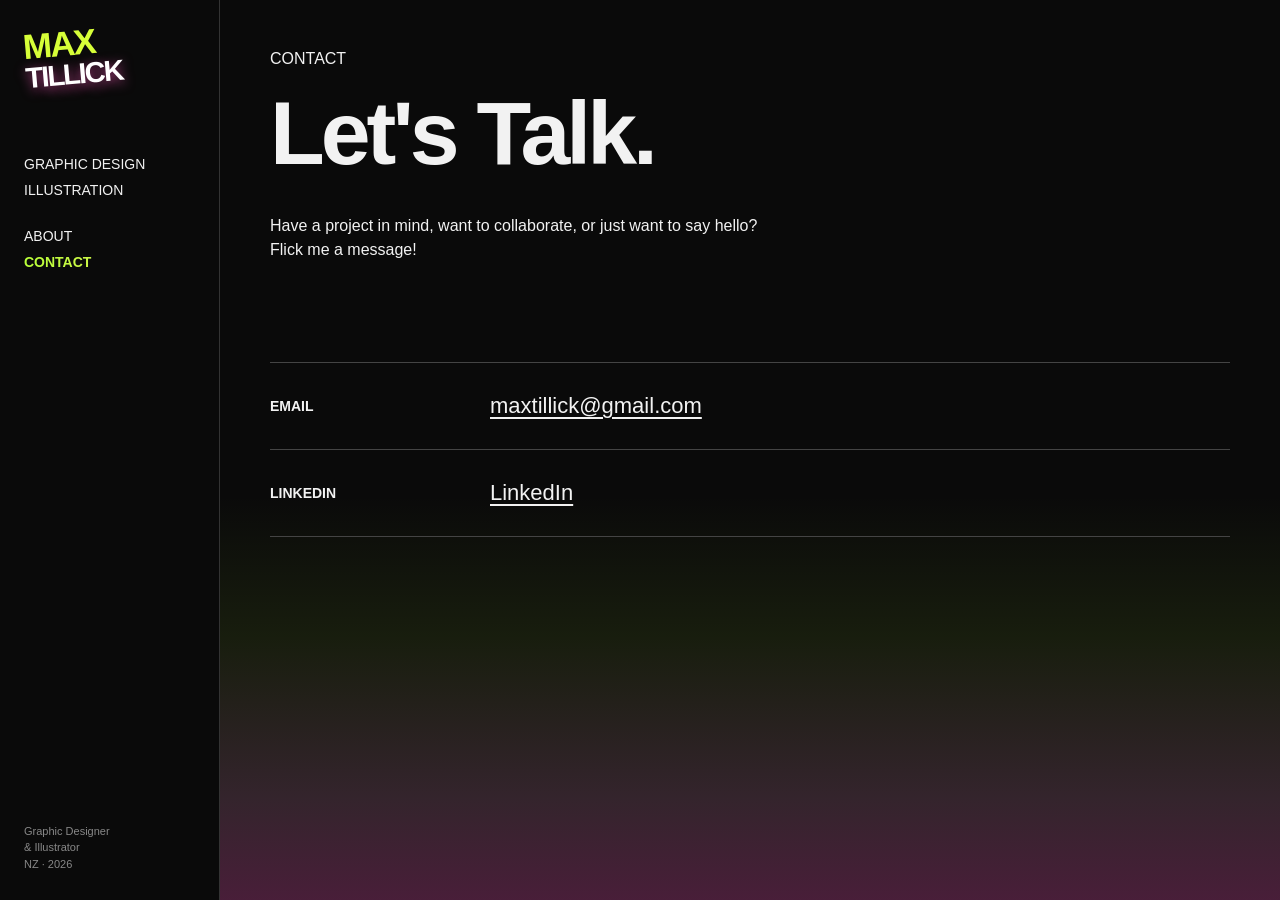
<file: contact.html>
<!DOCTYPE html>
<html lang="en">

<head>
    <meta charset="UTF-8">
    <meta name="viewport" content="width=device-width, initial-scale=1.0">

    <title>Max Tillick — Contact</title>

    <link rel="stylesheet" href="css/style.css">
</head>

<body>

    <main class="site">

        <!-- SIDEBAR -->
        <aside class="sidebar">

      <a href="index.html" class="logo logo-wordmark" aria-label="Max Tillick home">
    <span>MAX</span>
    <span>TILLICK</span>
</a>

            <nav class="navigation">

                <a href="index.html">
                    Graphic Design
                </a>

                <a href="illustration.html">
                    Illustration
                </a>

                <a href="about.html">
                    About
                </a>

                <a href="contact.html" class="active" aria-current="page">
                    Contact
                </a>

            </nav>

            <div class="sidebar-footer">
                Graphic Designer<br>
                & Illustrator<br>
                NZ · 2026
            </div>

        </aside>


        <!-- CONTACT CONTENT -->
        <section class="content contact-page">

            <div class="contact-intro">

                <div class="section-title">
                    CONTACT
                </div>

                <h1>Let's Talk.</h1>

                <p>
                    Have a project in mind, want to collaborate,
                    or just want to say hello? Flick me a message!
                </p>

            </div>


            <div class="contact-details">

                <div class="contact-item">

                    <div class="contact-label">
                        EMAIL
                    </div>

                    <a href="mailto:maxtillick@gmail.com">
                        maxtillick@gmail.com
                    </a>

                </div>


                <div class="contact-item">

                    <div class="contact-label">
                        LINKEDIN
                    </div>

                    <a href="https://www.linkedin.com/in/max-tillick-052aa1335/"
                       target="_blank"
                       rel="noopener noreferrer">
                        LinkedIn
                    </a>

                </div>

            </div>

        </section>

    </main>

</body>

</html>
</file>
<file: css/style.css>
/* ------------------------------
   BASIC RESET
------------------------------ */

* {
    box-sizing: border-box;
    margin: 0;
    padding: 0;
}


html {
    scroll-behavior: smooth;
}


body {
    background: #0a0a0a;
    color: #f2f2f2;

    font-family: Arial, Helvetica, sans-serif;
}



/* ------------------------------
   LAYOUT
------------------------------ */

.site {
    display: flex;
    min-height: 100vh;
}



/* ------------------------------
   SIDEBAR
------------------------------ */

.sidebar {

    width: 220px;
    height: 100vh;

    position: fixed;
    left: 0;
    top: 0;

    padding: 28px 24px;

    display: flex;
    flex-direction: column;

    border-right: 1px solid #333;

}



/* LOGO */
.logo {
    display: block;
    width: 130px;
    text-decoration: none;
}

.logo img {
    width: 100%;
    height: auto;
    display: block;
}


/* NAVIGATION */

.navigation {
    display: flex;
    flex-direction: column;
    gap: 10px;
    margin-top: 70px;
}

.navigation a:nth-child(3) {
    margin-top: 0;
}


.navigation a {

    color: #f2f2f2;

    text-decoration: none;

    font-size: 14px;

    text-transform: uppercase;

    transition:
        opacity 0.2s ease,
        background-position 0.3s ease;

}



/* HOVER */

.navigation a:hover {

    opacity: 0.45;

}



/* ACTIVE PAGE */

.navigation a.active {

    background: linear-gradient(
        90deg,
        #b8ff38 0%,
        #d9ef52 35%,
        #f39bc9 70%,
        #d94da5 100%
    );

    background-size: 200% auto;

    background-clip: text;
    -webkit-background-clip: text;

    color: transparent;

    font-weight: 600;

}



/* SIDEBAR FOOTER */

.sidebar-footer {

    margin-top: auto;

    font-size: 11px;

    line-height: 1.5;

    color: #888;

}




/* ------------------------------
   MAIN CONTENT
------------------------------ */

.content {
    margin-left: 220px;
    width: calc(100% - 220px);
    max-width: none;
    padding: 20px 50px 50px;
    box-sizing: border-box;
}

/* ------------------------------
   SECTION TITLES
------------------------------ */

.section-title {

    color: #f2f2f2;

    font-size: 16px;

    text-transform: uppercase;

}


.design-title {

    margin-bottom: 35px;

}


.illustration-title {

    margin-bottom: 35px;

}



/* ------------------------------
   PROJECT GRID
------------------------------ */

.work-grid {
    display: grid;
    grid-template-columns: repeat(2, 1fr);
    gap: 40px 25px;
}



/* FEATURED PROJECT */

.project-featured {

    grid-column: 1 / -1;

}


.project-featured .project-image {
    aspect-ratio: 16 / 6.5;
    max-height: 600px;
}

.project-featured {
    margin-bottom: 50px;
}


/* PROJECT */

.project {

    color: inherit;

    text-decoration: none;

}



/* PROJECT IMAGE */

.project-image {

    width: 100%;

    aspect-ratio: 4 / 3;

    overflow: hidden;

    background: #202020;

    display: flex;

    align-items: center;

    justify-content: center;

    border: 1px solid #333;

    transition:
        transform 0.35s ease,
        background 0.35s ease;

}


.project-image img {

    width: 100%;

    height: 100%;

    object-fit: cover;

    display: block;

}



/* PROJECT HOVER */

.project:hover .project-image {

    transform: scale(0.985);

    background: #292929;

}



/* PROJECT INFO */

.project-info {

    padding-top: 12px;

}


.project-info h2 {
    font-size: 20px;
    font-weight: 500;
    margin-bottom: 6px;
}

.project-info p {
    color: #888;
    font-size: 14px;
}



/* ------------------------------
   ILLUSTRATION PAGE
------------------------------ */

.illustration-feature {
    width: 100%;
    margin-top: -60px;
    margin-bottom: 35px;
    overflow: hidden;
}


.illustration-feature video {

    width: 100%;

    height: auto;

    display: block;

}



/* ILLUSTRATION GRID */

.illustration-grid {
    width: 100%;
    display: grid;
    grid-template-columns: repeat(3, 1fr);
    gap: 35px;
}


.illustration-item {
    width: 100%;
    aspect-ratio: 1 / 1;
    overflow: hidden;
    display: flex;
    align-items: center;
    justify-content: center;
}


.illustration-item img {
    width: 100%;
    height: 100%;
    object-fit: contain;
    display: block;
}



/* ------------------------------
   MOBILE
------------------------------ */

@media (max-width: 700px) {


    .site {

        display: block;

    }



    /* SIDEBAR */

    .sidebar {

        position: sticky;

        width: 100%;

        height: auto;

        padding: 18px;

       justify-content: space-between;
gap: 0;

        flex-direction: row;

        align-items: center;

        border-right: none;

        border-bottom: 1px solid #333;

        z-index: 100;

        background: #0a0a0a;

    }


/* More space above project navigation on mobile */
.project-navigation {
    padding-top: 60px !important;
}


    /* NAVIGATION */






.navigation {
    display: grid;
    grid-template-columns: max-content max-content;
    grid-template-rows: auto auto;
    column-gap: 12px;
    row-gap: 0;
margin: 0;    
    align-items: center;
 justify-content: center;
   transform: none;
}

.navigation a {
    display: flex;
    align-items: center;
    justify-content: flex-start;
    min-height: 44px;
    padding: 0 4px;
    font-size: 10px;
    white-space: nowrap;
}
s


.navigation a:nth-child(1) {
    grid-column: 1;
    grid-row: 1;
}

.navigation a:nth-child(2) {
    grid-column: 2;
    grid-row: 1;
}

.navigation a:nth-child(3) {
    grid-column: 1;
    grid-row: 2;
}

.navigation a:nth-child(4) {
    grid-column: 2;
    grid-row: 2;
}




    /* FOOTER */

    .sidebar-footer {

        display: none;

    }



    /* CONTENT */

.content {
    margin-left: 0;
    width: 100%;
    padding: 24px 30px;
    box-sizing: border-box;
}


    /* PROJECT GRID */

    .work-grid {

        grid-template-columns: 1fr;

        gap: 30px;

    }


    .project-featured {

        grid-column: auto;

    }


    .project-featured .project-image,
    .project-image {

        aspect-ratio: 4 / 3;

    }



    /* ILLUSTRATION GRID */

    .illustration-grid {

        grid-template-columns: 1fr;

        gap: 20px;

    }



    /* SECTION TITLES */

    .design-title,
    .illustration-title {

        margin-bottom: 25px;

    }



}



/* =========================================================
   GRAPHIC DESIGN GRID
   ========================================================= */

.work-grid {
    width: 100%;
    display: grid;
    grid-template-columns: repeat(2, minmax(0, 1fr));
    gap: clamp(20px, 2.5vw, 40px);
}

/* Save The Salmon stays full width */
.project-featured {
    grid-column: 1 / -1;
    width: 100%;
}

/* Let the featured image scale with the available space */
.project-featured .project-image {
    width: 100%;
    max-width: none;
}

/* =========================================================
   ILLUSTRATION GRID
   ========================================================= */

.illustration-grid {
    width: 100%;
    display: grid;
    grid-template-columns: repeat(auto-fit, minmax(280px, 1fr));
    gap: clamp(20px, 2.5vw, 40px);
}

/* Keep illustration artwork centred */
.illustration-item {
    width: 100%;
    aspect-ratio: 1 / 1;
    overflow: hidden;
    display: flex;
    align-items: center;
    justify-content: center;
}

.illustration-item img {
    width: 100%;
    height: 100%;
    object-fit: contain;
    display: block;
}

/* =========================================================
   LARGE SCREENS
   ========================================================= */

@media (min-width: 1600px) {

    .work-grid {
        grid-template-columns: repeat(2, minmax(0, 1fr));
    }

    .illustration-grid {
        grid-template-columns: repeat(4, minmax(0, 1fr));
    }

}


/* =========================================================
   MEDIUM SCREENS
   ========================================================= */

@media (max-width: 1100px) {

    .work-grid {
        grid-template-columns: repeat(2, minmax(0, 1fr));
    }

    .illustration-grid {
        grid-template-columns: repeat(3, minmax(0, 1fr));
    }

}


/* =========================================================
   SMALL SCREENS
   ========================================================= */

@media (max-width: 750px) {

    .work-grid {
        grid-template-columns: 1fr;
    }

    .project-featured {
        grid-column: auto;
    }

    .illustration-grid {
        grid-template-columns: repeat(2, minmax(0, 1fr));
        gap: 20px;
    }

}


/* =========================================================
   PHONE
   ========================================================= */

@media (max-width: 500px) {

    .content {
  padding-right: 20px;
padding-left: 20px;
    }

    .work-grid {
        grid-template-columns: 1fr;
    }

    .illustration-grid {
        grid-template-columns: 1fr;
    }

    .logo img {
    transform: translateX(-5px);
}

}


/* --------------------------------
   ABOUT PAGE
-------------------------------- */

.about-page {
    padding-top: 50px;
}

/* ABOUT INTRO */

.about-intro {
    display: grid;
    grid-template-columns: 1fr 1fr;
    align-items: start;
    gap: 70px;
    min-height: 420px;
}

.about-text {
    max-width: 620px;
}

.about-text h1 {
    font-size: clamp(70px, 7vw, 120px);
    line-height: 0.9;
    letter-spacing: -4px;
    margin: 25px 0 55px;
}

.about-text p {
    max-width: 560px;
    margin-bottom: 22px;
    line-height: 1.5;
}


.about-image {
    display: flex;
    justify-content: center;
    align-items: center;
}

.about-image img {
    width: 100%;
    max-width: 600px;
    height: auto;
    display: block;
}


/* ABOUT SECTIONS */

.about-section {
    margin-top: 75px;
    padding-top: 30px;
    border-top: 1px solid #444;
}

.about-section-heading {
    font-size: 14px;
    font-weight: 600;
    letter-spacing: 0.5px;
    margin-bottom: 35px;
}


/* EDUCATION */

.education-list {
    width: 100%;
}

.education-item {
    display: grid;
    grid-template-columns: 180px 1fr;
    gap: 40px;
    padding: 25px 0;
    border-bottom: 1px solid #444;
}

.education-item:first-child {
    border-top: 1px solid #444;
}

.education-year {
    font-size: 14px;
}

.education-info h2 {
    font-size: 24px;
    font-weight: 500;
    margin: 0 0 8px;
}

.education-info p {
    margin: 0;
    opacity: 0.65;
}


/* CAPABILITIES */

.capabilities-grid {
    display: grid;
    grid-template-columns: repeat(2, 1fr);
    border-top: 1px solid #444;
}

.capabilities-grid div {
    padding: 22px 0;
    border-bottom: 1px solid #444;
    font-size: 20px;

    opacity: 0.82;
}




/* --------------------------------
   ABOUT — MOBILE
-------------------------------- */

@media (max-width: 800px) {

    .about-intro {
        grid-template-columns: 1fr;
        gap: 40px;
        min-height: auto;
    }

    .about-text h1 {
        font-size: clamp(55px, 14vw, 90px);
        letter-spacing: -3px;
        margin-bottom: 40px;
    }

    .about-image {
        order: -1;
    }

    .about-image img {
        max-width: 500px;
    }

    .about-section {
        margin-top: 70px;
    }

    .education-item {
        grid-template-columns: 1fr;
        gap: 10px;
    }

.capabilities-grid {
    grid-template-columns: repeat(2, minmax(0, 1fr));
    column-gap: 20px;
}

    .capabilities-grid div {
        font-size: 18px;
    
    }

/* Tighten project spacing on mobile only */
.work-grid {
    row-gap: 40px;
}

.work-grid > .project-featured {
    margin-bottom: 0;
}

}

/* --------------------------------
   CONTACT PAGE
-------------------------------- */

.contact-page {
    padding-top: 50px;
}

.contact-intro {
    max-width: 800px;
    padding-bottom: 100px;
}

.contact-intro h1 {
    font-size: clamp(70px, 7vw, 120px);
    line-height: 0.9;
    letter-spacing: -4px;
    margin: 25px 0 40px;
}

.contact-intro p {
    max-width: 500px;
    line-height: 1.5;
}


.contact-details {
    border-top: 1px solid #444;
}

.contact-item {
    display: grid;
    grid-template-columns: 220px 1fr;
    align-items: center;
    padding: 30px 0;
    border-bottom: 1px solid #444;
}

.contact-label {
    font-size: 14px;
    font-weight: 600;
}

.contact-item a {
    color: inherit;
    text-decoration: underline;
    text-underline-offset: 4px;
    font-size: 22px;
}


/* CONTACT — MOBILE */

@media (max-width: 800px) {

    .contact-intro {
        padding-bottom: 60px;
    }

    .contact-intro h1 {
        font-size: clamp(60px, 15vw, 100px);
        letter-spacing: -3px;
    }

    .contact-item {
        grid-template-columns: 1fr;
        gap: 12px;
    }

}

/* CONTACT PAGE — GRADIENT FADE */

.contact-page {
    position: relative;
    min-height: calc(100vh - 20px);
    overflow: hidden;
}

.contact-page::after {
    content: "";
    position: absolute;
    left: 0;
    right: 0;
    bottom: 0;
    height: 45%;
    background: linear-gradient(
        to bottom,
        transparent 0%,
        rgba(184, 255, 56, 0.08) 35%,
        rgba(243, 155, 201, 0.18) 75%,
        rgba(217, 77, 165, 0.3) 100%
    );
    pointer-events: none;
    z-index: 0;
}

.contact-page > * {
    position: relative;
    z-index: 1;
}

/* =========================================================
   PROJECT PAGE — #SAVETHESALMON
   ========================================================= */

.project-page {
    padding-top: 0;
}


/* HERO */

.project-page-hero {
    width: 100%;
    margin-bottom: 45px;
}

.project-page-hero img {
    display: block;
    width: 100%;
    height: auto;
}


/* INTRO */

.project-page-intro {
    padding-bottom: 50px;
    border-bottom: 1px solid #333;
}

.project-page-intro .section-title {
    margin-bottom: 22px;
}

.project-page-intro h1 {
    margin: 0 0 28px 0;
    font-size: clamp(70px, 8vw, 125px);
    line-height: 0.86;
    letter-spacing: -5px;
    max-width: 1100px;
}

.project-page-lead {
    max-width: 650px;
    margin: 0;
    font-size: 19px;
    line-height: 1.45;
}


/* =========================================================
   PROJECT SECTIONS
   ========================================================= */

.project-page-section {
    display: grid;
    grid-template-columns: 220px 1fr;
    gap: 70px;

    padding: 65px 0;

    border-bottom: 1px solid #333;
}


/* SECTION LABEL */

.project-page-label {
    font-size: 11px;
    font-weight: 700;
    letter-spacing: 0.02em;
    padding-top: 5px;
}


/* COPY */

.project-page-copy {
    max-width: 720px;
}

.project-page-copy p {
    margin: 0 0 28px 0;

    font-size: 18px;
    line-height: 1.55;
}

.project-page-copy p:last-child {
    margin-bottom: 0;
}


/* =========================================================
   MAKE THE SECTIONS FEEL MORE EDITORIAL
   ========================================================= */

.project-page-section:first-of-type {
    padding-top: 75px;
}

.project-page-section:nth-of-type(3) .project-page-copy,
.project-page-section:nth-of-type(4) .project-page-copy {
    max-width: 620px;
}


/* MY ROLE */

.project-page-section:last-of-type {
    padding-bottom: 75px;
}

.project-page-section:last-of-type .project-page-copy p {
    font-size: 16px;
    line-height: 1.5;
}


/* =========================================================
   PROJECT IMAGERY
   ========================================================= */

.project-image-grid {
    display: grid;
    grid-template-columns: 1fr 1fr;
    gap: 20px;

    margin-top: 80px;
}

.project-image-grid img {
    display: block;
    width: 100%;
    height: auto;
}


/* Make the first image span the full width */

.project-image-grid img:first-child {
    grid-column: 1 / -1;
}


/* =========================================================
   MOBILE
   ========================================================= */

@media (max-width: 700px) {

    .project-page {
        padding-top: 50px;
    }

.project-page > .all-projects:first-child {
    margin-bottom: 75px;
}

.project-page > .project-page-hero {
    margin-top: 20px;
    margin-bottom: 35px;
}

/* More space below the header on the illustration page — mobile only */
body:has(.illustration-feature) .illustration-feature {
    margin-top: 10px;
        margin-bottom: -10px;
}

    
    /* MOBILE PROJECT CATEGORY AND YEAR */
.project-meta-row {
    align-items: flex-start;
    gap: 10px;
    margin-bottom: 20px;
}

.project-meta-row .project-year {
    align-self: flex-start;
    margin-top: 0;
}

    .project-meta-row .section-title {
        font-size: 12px;
        line-height: 1.4;
        max-width: 75%;
    }

    .project-meta-row .project-year {
        font-size: 13px !important;
        white-space: nowrap;
        margin: 0;
    }


    .project-page-intro {
        padding-bottom: 45px;
    }

.project-page-intro h1 {
    font-size: clamp(40px, 8vw, 48px);
    line-height: 1;
    letter-spacing: -1.5px;
    overflow-wrap: anywhere;
}
    .project-page-lead {
        font-size: 16px;
    }

    .project-page-section {
        display: block;
        padding: 45px 0;
    }

    .project-page-label {
        margin-bottom: 25px;
    }

    .project-page-copy {
        max-width: none;
    }

    .project-page-copy p {
        font-size: 16px;
    }

    .project-image-grid {
        grid-template-columns: 1fr;
        gap: 12px;
        margin-top: 50px;
    }

    .project-image-grid img:first-child {
        grid-column: auto;
    }


    
}

/* =========================================================
   CITY RAIL LINK IMAGE GROUPS
   ========================================================= */

.project-image-group {
    margin-top: 90px;
}


/* GROUP LABELS */

.project-image-group-title {
    text-align: center;
    font-size: 12px;
    font-weight: 600;
    letter-spacing: 0.12em;
    margin-bottom: 25px;
}


/* THREE IMAGE ROW */

.three-image-grid {
    display: grid;
    grid-template-columns: repeat(3, minmax(0, 1fr));
    gap: 20px;
}

.three-image-grid img {
    width: 100%;
    height: auto;
    display: block;
}


/* FOUR-POSTER OVERVIEW */

.poster-overview {
    margin-top: 100px;
}

.poster-overview img {
    width: 100%;
    height: auto;
    display: block;
}

/* PRE — two supporting images */
.pre-grid {
    grid-template-columns: repeat(2, minmax(0, 1fr));
}


/* COLOUR & PATTERN */

.pattern-feature {
    margin-top: 100px;
}

.pattern-feature img {
    width: 100%;
    height: auto;
    display: block;
}

/* =========================================================
   PATUPAIAREHE PROJECT
   ========================================================= */

.poster-overview {
    margin-top: 90px;
}

.poster-overview img {
    width: 100%;
    height: auto;
    display: block;
}


/* PROJECT NAVIGATION */


.all-projects {
    display: inline-block;
    padding: 10px 12px;
    margin: -10px 0 15px -12px;
    color: #aaa;
    font-size: 11px;
    font-weight: 600;
    letter-spacing: 0.08em;
    text-decoration: none;
    border-radius: 3px;
    transition: color 0.2s ease, background 0.2s ease;
}


.all-projects:hover {
    color: #b8ff38;
}

.project-navigation {
    display: flex;
    justify-content: space-between;
    gap: 30px;
    margin-top: 80px;
    padding-top: 25px;
    border-top: 1px solid #333;
}

.project-navigation a {
    display: flex;
    flex-direction: column;
    gap: 10px;
    max-width: 48%;
    color: #f2f2f2;
    text-decoration: none;
}

.project-navigation span {
    color: #888;
    font-size: 10px;
    letter-spacing: 0.08em;
}

.project-navigation strong {
    font-size: 15px;
    font-weight: 500;
    transition: color 0.2s ease;
}

.project-navigation a:hover strong {
    color: #b8ff38;
}

.next-project {
    text-align: right;
}

.bottom-all-projects {
    margin-top: 45px;
}

@media (max-width: 500px) {
    .project-navigation {
        gap: 15px;
        margin-top: 50px;
    }

    .project-navigation strong {
        font-size: 13px;
    }
}



/* PROJECT NAVIGATION */

.all-projects {
    display: inline-block;
    margin-bottom: 25px;
    color: #999;
    font-size: 11px;
    font-weight: 600;
    letter-spacing: 0.08em;
    text-decoration: none;
    transition: color 0.2s ease;
}

.all-projects:hover {
    color: #b8ff38;
}

.project-navigation {
    display: flex;
    justify-content: space-between;
    gap: 30px;
    margin-top: 80px;
    padding-top: 25px;
    border-top: 1px solid #333;
}

.project-navigation a {
    display: flex;
    flex-direction: column;
    gap: 10px;
    max-width: 48%;
    color: #f2f2f2;
    text-decoration: none;
}

.project-navigation span {
    color: #888;
    font-size: 10px;
    letter-spacing: 0.08em;
}

.project-navigation strong {
    font-size: 15px;
    font-weight: 500;
    transition: color 0.2s ease;
}

.project-navigation a:hover strong {
    color: #b8ff38;
}

.next-project {
    text-align: right;
}

.bottom-all-projects {
    margin-top: 30px;
    margin-bottom: 0;
}

@media (max-width: 500px) {
    .project-navigation {
        gap: 15px;
        margin-top: 50px;
    }

    .project-navigation strong {
        font-size: 13px;
    }
}



/* LARGER PROJECT NAVIGATION CLICK AREAS */

.project-navigation a {
    padding: 18px 12px;
    margin: -18px -12px;
    border-radius: 3px;
}

.project-navigation a:hover {
    background: #111;
}

.project-navigation a:focus-visible {
    outline: 1px solid #b8ff38;
    outline-offset: 4px;
}

/* PROJECT PAGE TOP SPACING */

.project-page > .all-projects {
    margin-top: 15px;
    margin-bottom: 20px;
    margin-left: 0;
}

/* PROJECT BANNER SPACING */

/* Desktop */
.project-page > .project-page-hero {
    margin-top: -75px;
}

/* Mobile */
@media (max-width: 700px) {
    .project-page > .project-page-hero {
        margin-top: -20px;
    }
}
/* PROJECT TITLE AND YEAR */

.project-heading-row {
    display: flex;
    justify-content: space-between;
    align-items: flex-start;
    gap: 30px;
}

.project-year {
    display: block;
    margin-top: 10px;
    margin-bottom: 20px;
    color: #999;
    font-size: 14px;
    letter-spacing: 0.04em;
}

.project-year {
    flex-shrink: 0;
    margin-top: 15px;
    color: #888;
    font-size: 13px;
    letter-spacing: 0.08em;
}

@media (max-width: 700px) {
    .project-heading-row {
        gap: 12px;
    }


}


/* PROJECT CATEGORY AND YEAR ROW */

.project-meta-row {
    display: flex;
    justify-content: space-between;
    align-items: center;
    gap: 20px;
    margin-bottom: 20px;
}

.project-meta-row .section-title {
    margin-bottom: 0;
}

.project-meta-row .project-year {
    margin: 0;
    flex-shrink: 0;
}

.all-projects {
    position: relative;
    z-index: 10;
}


/* PROJECT RETURN LINKS */

.all-projects {
    display: inline-block;
    position: relative;
    z-index: 10;
    padding: 10px 0;
    margin-bottom: 25px;
    color: #b5b5b5;
    font-size: 12px;
    font-weight: 600;
    letter-spacing: 0.08em;
    text-decoration: none;
    transition: color 0.2s ease;
}

.all-projects:hover {
    color: #b8ff38;
}

/* BOTTOM PROJECT LINK */

.bottom-all-projects {
    margin-top: 30px;
    margin-bottom: 0;
    padding: 10px 0;
}

/* MOBILE */

@media (max-width: 500px) {
    .all-projects {
        font-size: 13px;
        padding: 12px 0;
    }
}


/* PREVIOUS / NEXT PROJECT LINKS */

.project-navigation {
    gap: 30px;
    padding-top: 30px;
    margin-top: 80px;
}

.project-navigation span {
    color: #aaa;
    font-size: 11px;
    letter-spacing: 0.08em;
}

.project-navigation strong {
    font-size: 17px;
    line-height: 1.4;
}

@media (max-width: 500px) {
    .project-navigation {
        margin-top: 50px;
        padding-top: 24px;
        gap: 18px;
    }

    .project-navigation strong {
        font-size: 14px;
    }
}


/* CLEARER PROJECT NAVIGATION LINKS */

.all-projects {
    display: inline-block;
    padding: 12px 16px;
    margin-left: -16px;
    border: 1px solid #444;
    border-radius: 3px;
    color: #f2f2f2;
    font-size: 12px;
    font-weight: 600;
    letter-spacing: 0.08em;
    text-decoration: none;
    transition: color 0.2s ease, border-color 0.2s ease,
                background 0.2s ease;
}

.all-projects:hover {
    color: #b8ff38;
    border-color: #b8ff38;
    background: #111;
}

.project-navigation span {
    color: #b5b5b5;
    font-size: 11px;
}

.project-navigation strong {
    font-size: 18px;
}

.project-navigation a {
    padding: 18px 16px;
    border: 1px solid #444;
    border-radius: 3px;
    transition: border-color 0.2s ease, background 0.2s ease;
}

.project-navigation a:hover {
    border-color: #b8ff38;
    background: #111;
}

.bottom-all-projects {
    margin-top: 24px;
}

@media (max-width: 500px) {
    .all-projects {
        font-size: 13px;
        padding: 14px 16px;
    }

    .project-navigation strong {
        font-size: 14px;
    }
}

/* CLEANER BOTTOM PROJECT NAVIGATION */

.project-navigation {
    align-items: stretch;
    margin-top: 65px;
    padding-top: 25px;
    gap: 20px;
}

.project-navigation a {
    flex: 1;
    max-width: 48%;
    min-height: 85px;
    justify-content: center;
    padding: 16px;
}

.project-navigation .previous-project {
    text-align: left;
}

.project-navigation .next-project {
    text-align: right;
}

.bottom-all-projects {
    margin-top: 18px;
    margin-left: 0;
}


/* BOTTOM PROJECT NAVIGATION — FINAL LAYOUT */

/* BOTTOM PROJECT NAVIGATION */

/* BOTTOM PROJECT NAVIGATION — FINAL LAYOUT */

.project-navigation {
    display: flex;
    justify-content: space-between;
    align-items: stretch;
    gap: 40px;
    margin: 65px 12px 0;
    padding-top: 75px;
    border-top: 1px solid #333;
}



.project-navigation a {
    box-sizing: border-box;
    display: flex;
    flex: 0 1 auto;
    flex-direction: column;
    justify-content: center;
    gap: 8px;
    width: fit-content;
    max-width: 45%;
    min-width: 220px;
    min-height: 70px;
    padding: 14px 16px;
    border: 1px solid #444;
    border-radius: 3px;
    color: #f2f2f2;
    text-decoration: none;
    transition: border-color 0.2s ease, background 0.2s ease;
}


.project-navigation a:hover {
    border-color: #b8ff38;
    background: #111;
}

.project-navigation span {
    color: #aaa;
    font-size: 11px;
    letter-spacing: 0.08em;
}

.project-navigation strong {
    font-size: 16px;
    font-weight: 500;
    line-height: 1.4;
    overflow-wrap: anywhere;
    transition: color 0.2s ease;
}

.project-navigation a:hover strong {
    color: #b8ff38;
}

.project-navigation .previous-project {
    margin-right: auto;
    text-align: left;
}

.project-navigation .next-project {
    margin-left: auto;
    text-align: right;
}


.bottom-all-projects {
    margin-top: 45px;
    margin-bottom: 0;
}


@media (max-width: 600px) {
    .project-navigation {
        gap: 12px;
        margin-top: 45px;
        padding-top: 25px;
    }

    .project-navigation a {
        min-width: 0;
        max-width: 48%;
        padding: 12px;
    }

    .project-navigation strong {
        font-size: 13px;
    }

    .project-navigation span {
        font-size: 9px;
    }

}

.bottom-all-projects {
    margin-top: 35px !important;
    display: inline-block;
}

/* SECTION HEADINGS */

.section-heading {
    font-size: 22px;
    font-weight: 600;
    text-transform: uppercase;
    letter-spacing: 2px;
    margin: 0 0 30px;
}

/* ADDITIONAL DESIGN WORK */

.additional-work {
    margin-top: 75px;
    padding-top: 35px;
    border-top: 1px solid #333;
}

.additional-work .work-grid {
    margin-top: 0;
}

/* RENEWYOU TOP SPACING */

.project-page > .all-projects:first-child {
    display: inline-block;
    position: static;
    margin-bottom: 25px;
}

.renewyou-hero {
    margin-top: 0;
}

/* RENEWYOU FULL-WIDTH MOCKUPS */

.renewyou-image-grid {
    display: flex;
    flex-direction: column;
    gap: 35px;
    margin-top: 60px;
}

.renewyou-image-grid img {
    display: block;
    width: 100%;
    height: auto;
    object-fit: contain;
}

.renewyou-image-grid img:first-child {
    grid-column: auto;
}

/* PROJECT YEAR */

.project-year {
    font-size: 16px !important;
    letter-spacing: 1px;
    color: #999;
}

/* RENEWYOU — CLICKABLE TOP PROJECTS BUTTON */

.project-page > .all-projects:first-child {
    position: relative;
    z-index: 10;
    display: inline-block;
    margin-bottom: 25px;
    pointer-events: auto;
}

/* CRL POST IMAGES — MOBILE ONLY */
@media (max-width: 700px) {
    .three-image-grid {
        grid-template-columns: 1fr;
        gap: 18px;
    }
}

/* BOTTOM PROJECT BUTTONS — MOBILE ONLY */
@media (max-width: 600px) {
    .project-navigation {
        display: grid;
        grid-template-columns: repeat(2, minmax(0, 1fr));
        gap: 12px;
    }

    .project-navigation a {
        width: 100%;
        max-width: none;
        min-width: 0;
        min-height: 80px;
        padding: 12px 8px;
        box-sizing: border-box;
    }

    .project-navigation strong {
        font-size: 12px;
        line-height: 1.35;
        overflow-wrap: break-word;
    }

    .project-navigation span {
        font-size: 9px;
    }
}

/* OTHER PROJECTS SECTION SPACING */
.additional-work {
    padding-top: 70px;
}

/* MAX TILLICK PERSONAL WORDMARK */

.logo-wordmark {
    display: flex;
    flex-direction: column;
align-items: flex-start;
    width: fit-content;
    text-decoration: none;
    line-height: 0.85;
    gap: 4px;
    font-family: Arial, Helvetica, sans-serif;
    font-weight: 900;
    letter-spacing: -2px;
    transform: rotate(-5deg);
}

.logo-wordmark span:first-child {
    color: #d7ff38;
    font-size: 35px;
}

.logo-wordmark span:last-child {
    color: #ffffff;
    font-size: 29px;
    text-shadow: 0 3px 12px rgba(255, 90, 190, 0.65);
}
/* DESKTOP NAVIGATION GROUP SPACING */

@media (min-width: 701px) {
    .navigation a:nth-child(3) {
        margin-top: 20px;
    }
}

.illustration-caption {
    margin-top: 8px;
    margin-bottom: 30px;
    color: #666;
    font-size: 15px;
    font-weight: 400;
    letter-spacing: 0.2px;
    text-align: left;
}
</file>
